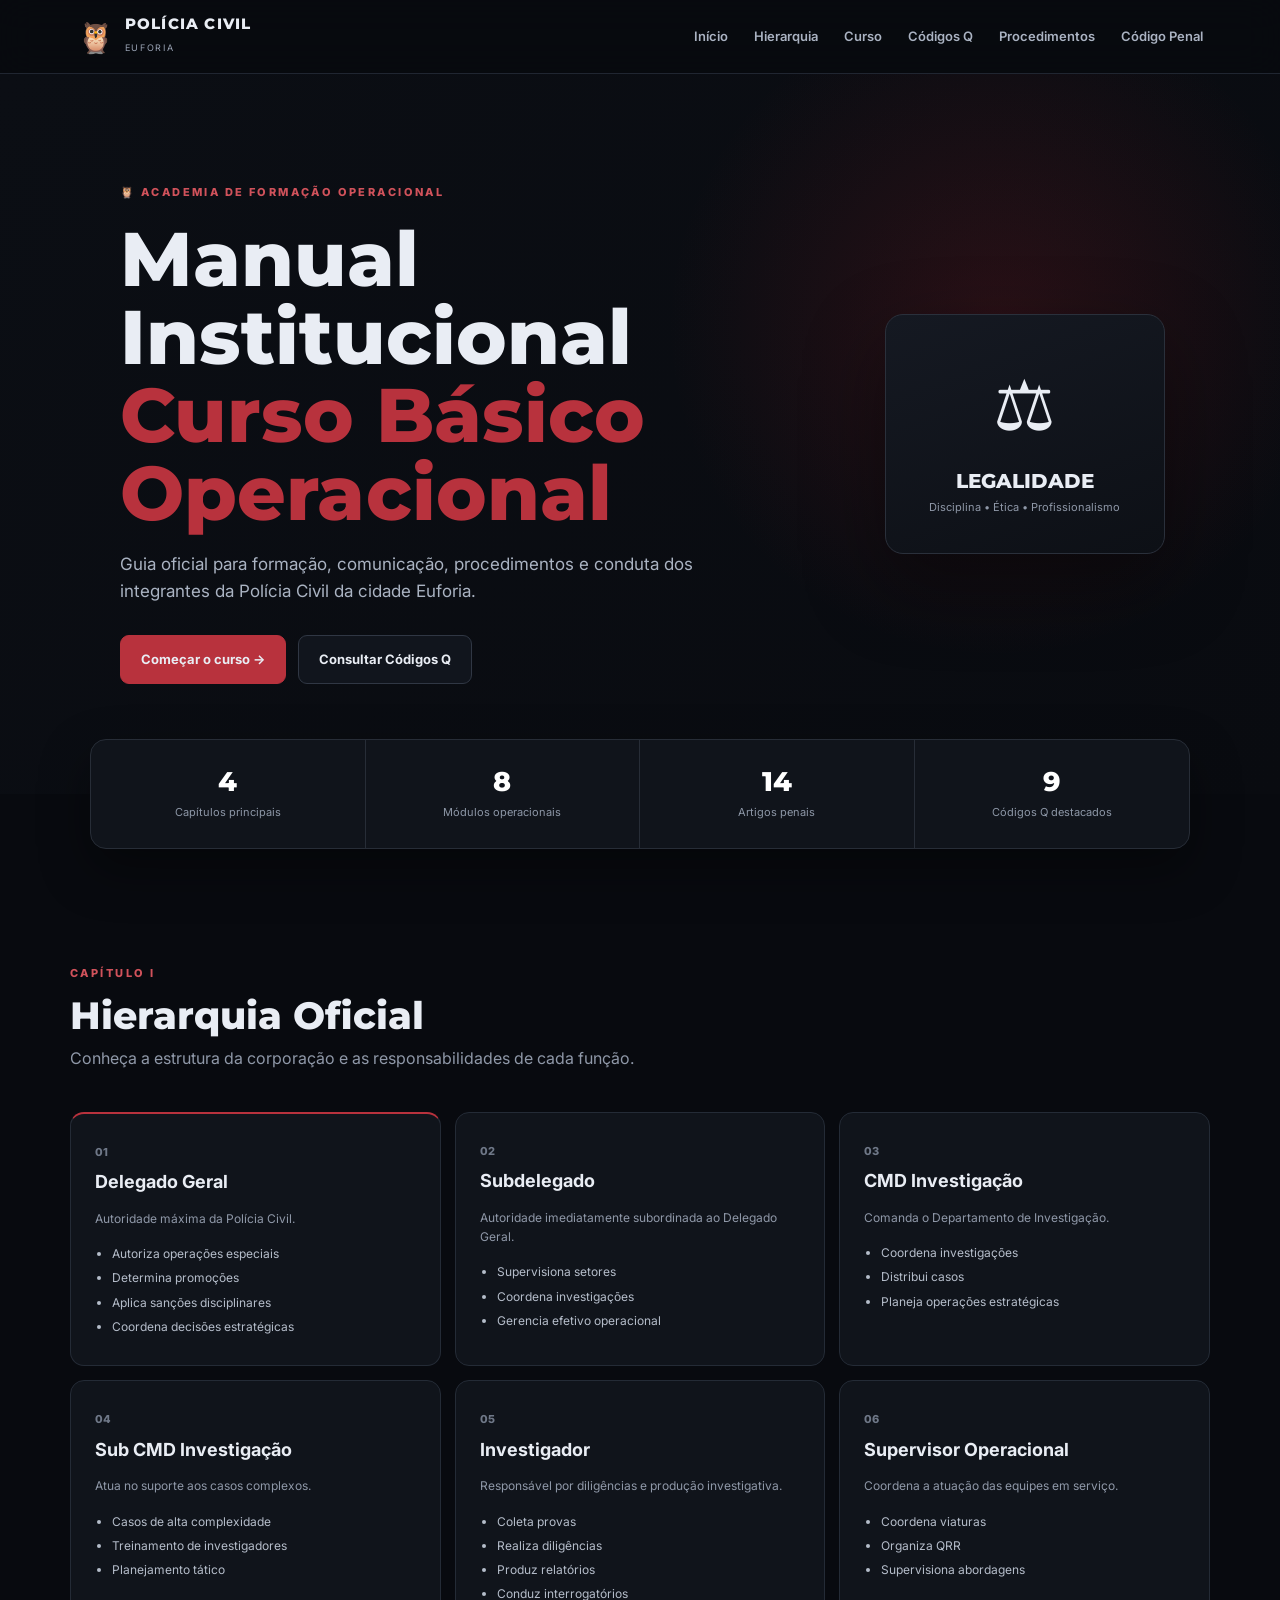
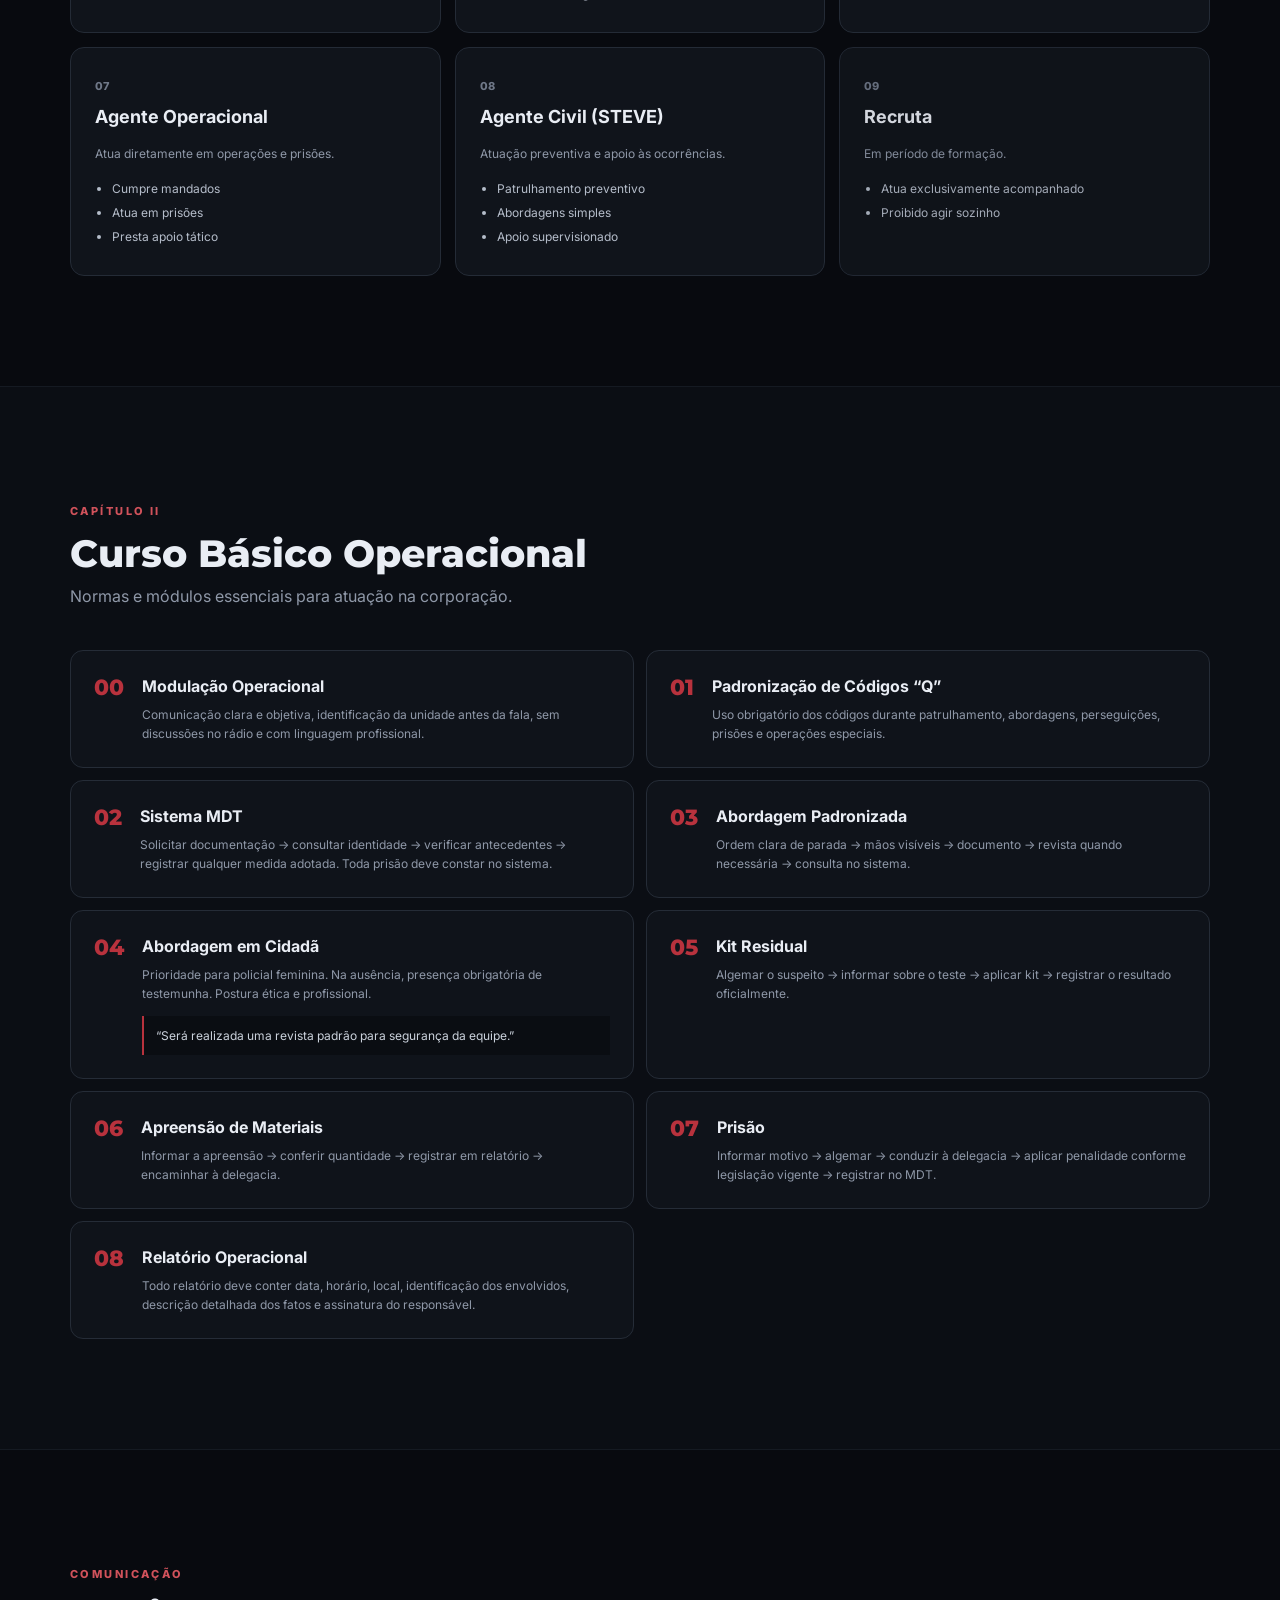
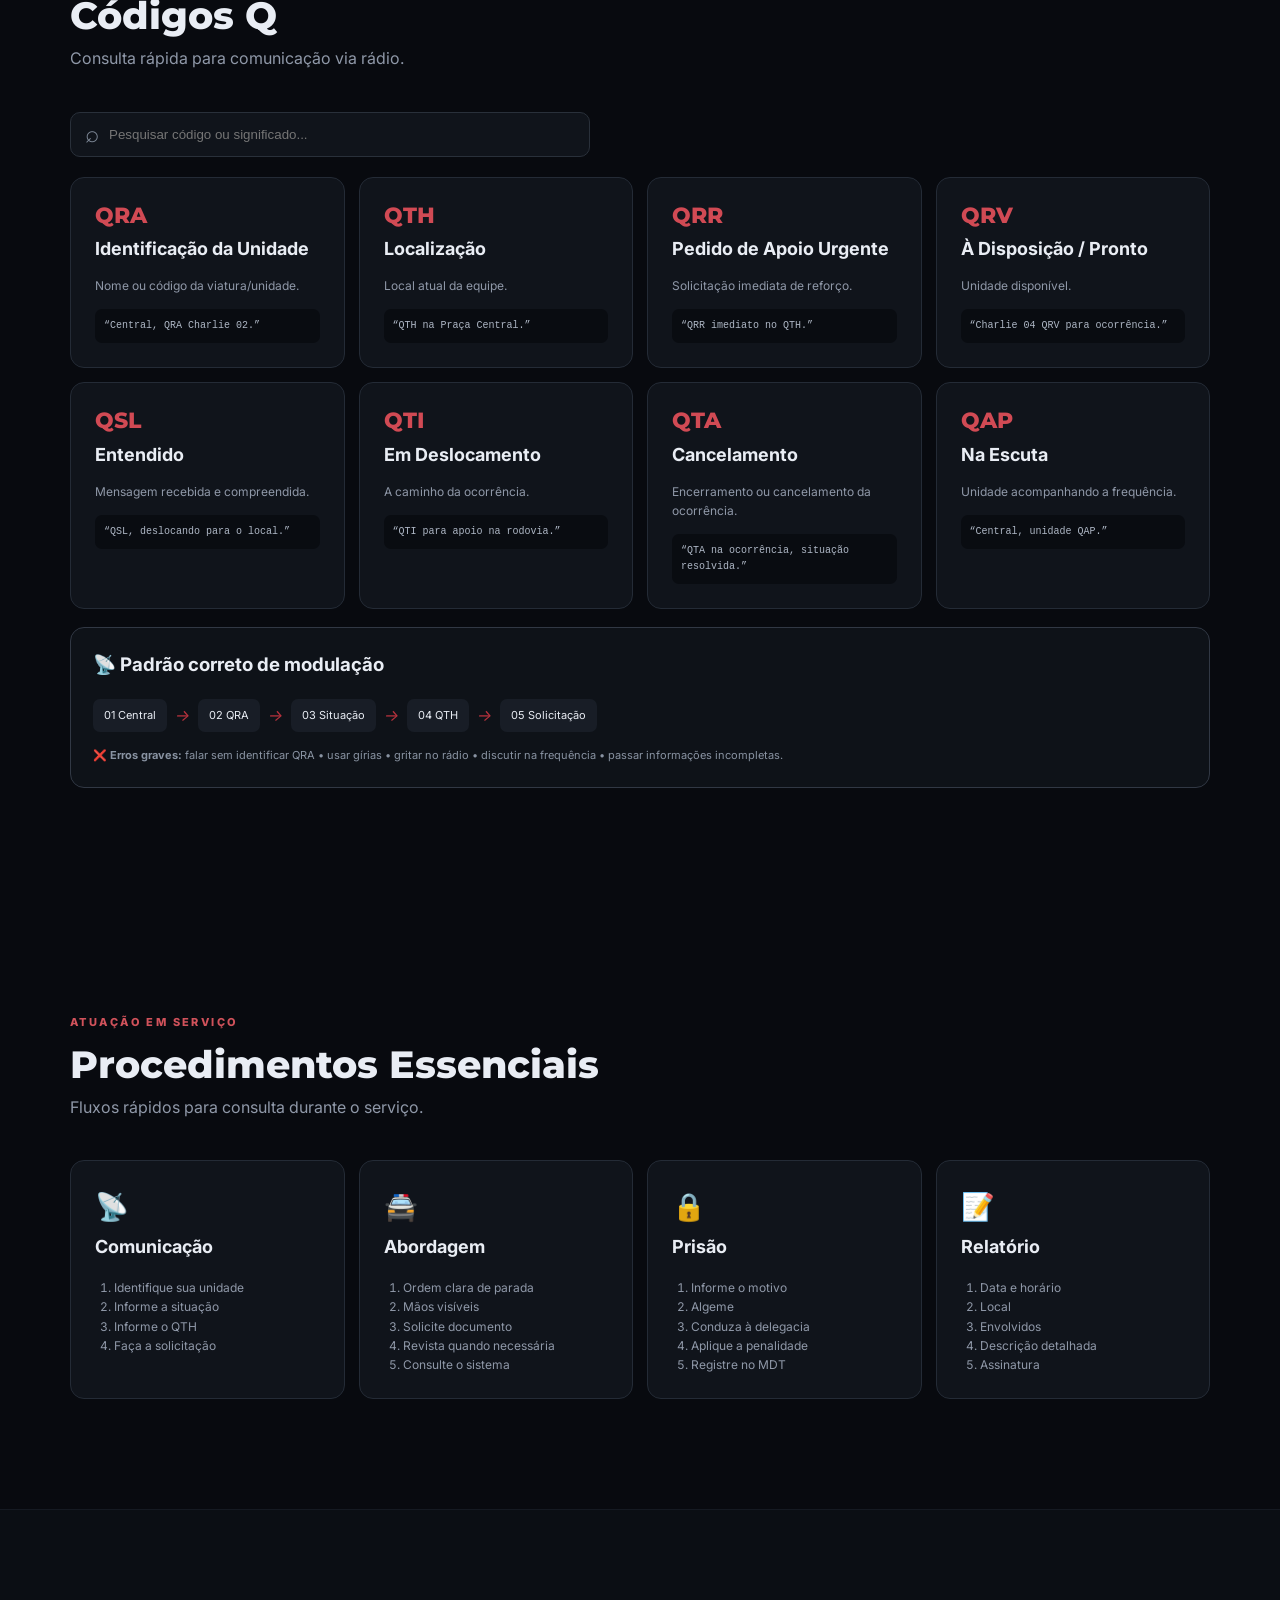
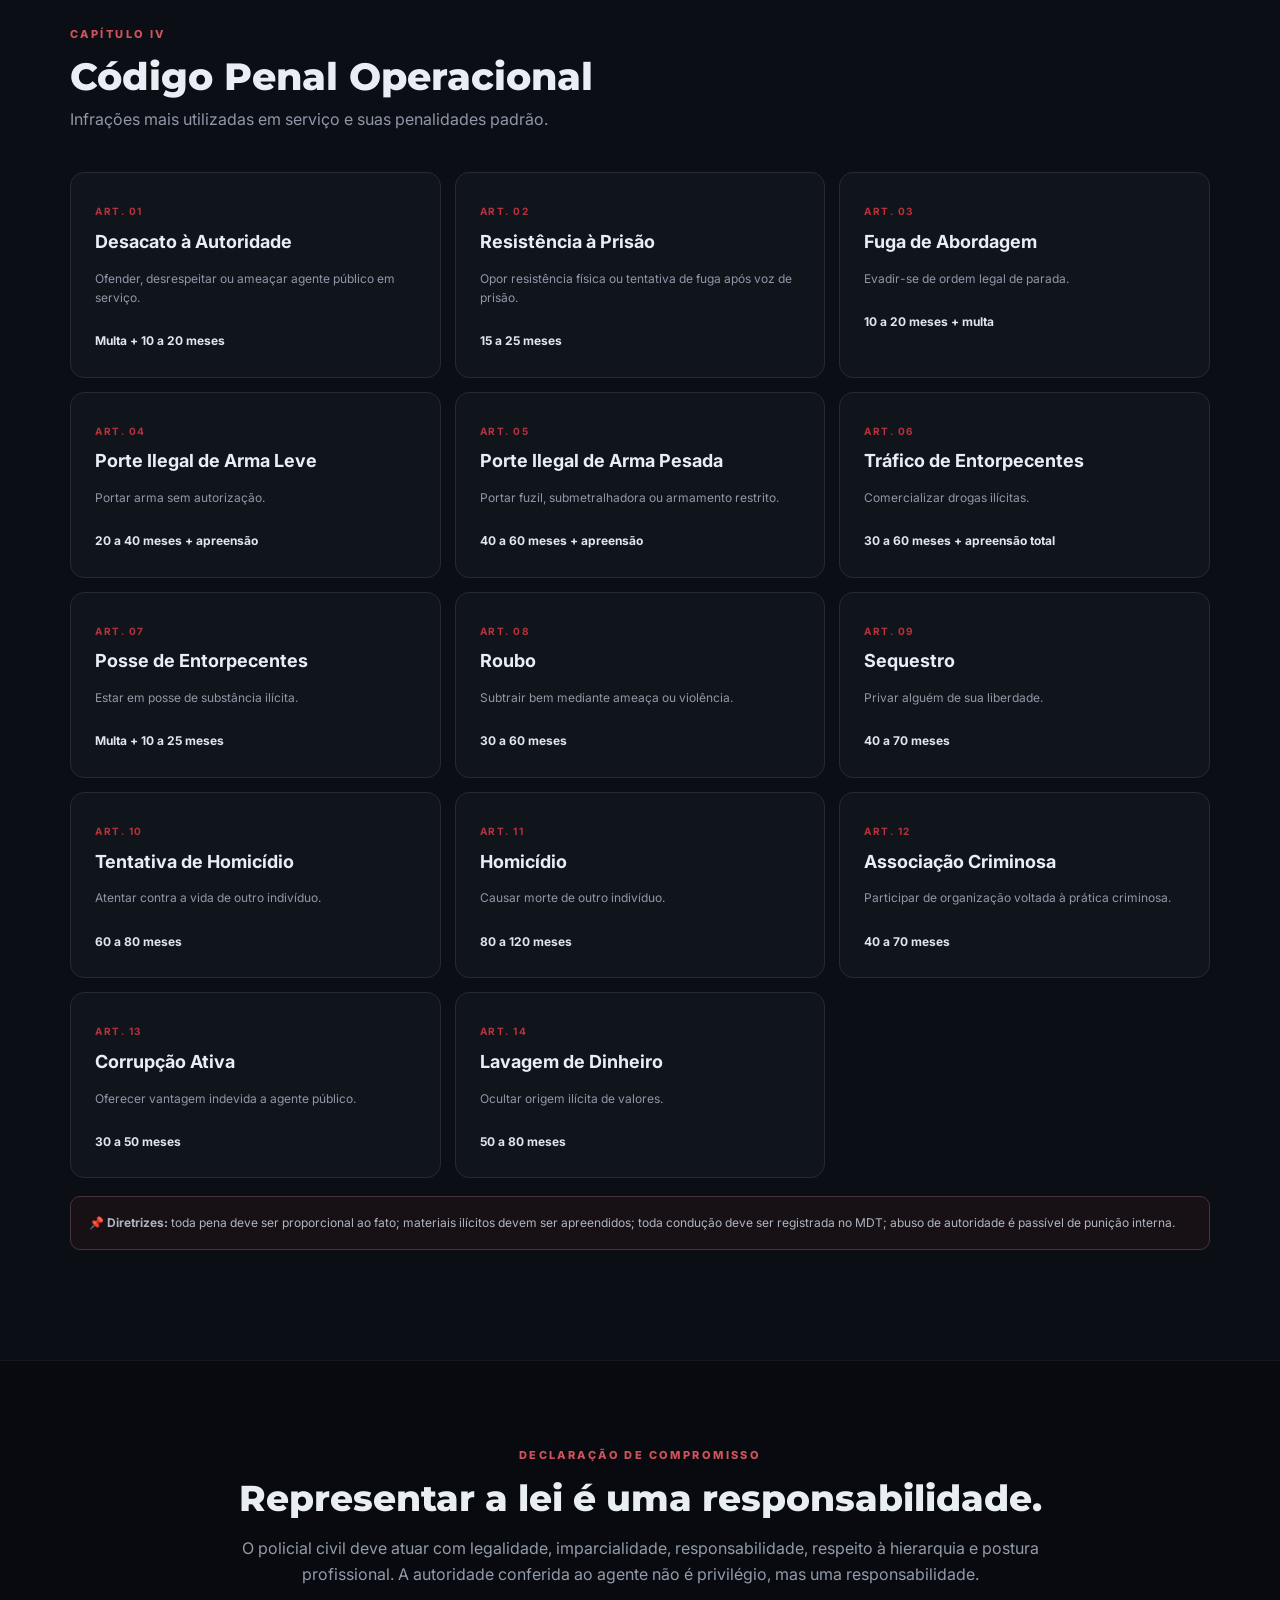
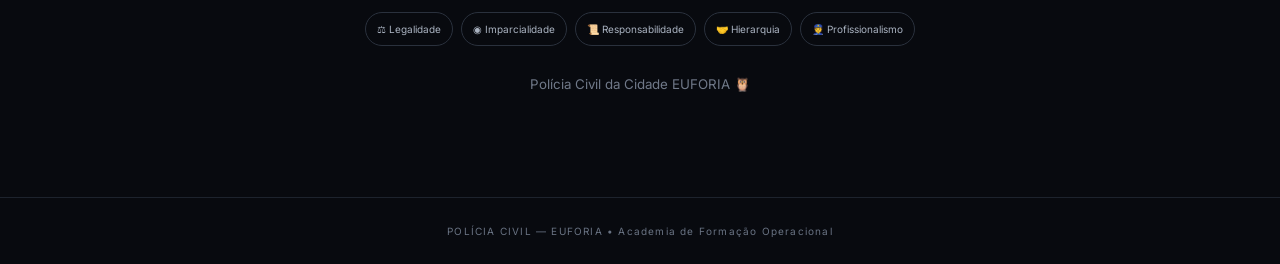
<file: index.html>
<!DOCTYPE html>
<html lang="pt-BR">
<head>
  <meta charset="UTF-8">
  <meta name="viewport" content="width=device-width, initial-scale=1.0">
  <meta name="description" content="Manual Institucional — Curso Básico Operacional da Polícia Civil Euforia.">
  <title>Polícia Civil Euforia — Manual Operacional</title>
  <link rel="preconnect" href="https://fonts.googleapis.com">
  <link rel="preconnect" href="https://fonts.gstatic.com" crossorigin>
  <link href="https://fonts.googleapis.com/css2?family=Inter:wght@400;500;600;700;800&family=Montserrat:wght@700;800&display=swap" rel="stylesheet">
  <link rel="stylesheet" href="style.css">
</head>
<body>
  <header class="topbar">
    <a class="brand" href="#inicio" aria-label="Polícia Civil Euforia">
      <span class="brand-icon">🦉</span>
      <span><strong>POLÍCIA CIVIL</strong><small>EUFORIA</small></span>
    </a>
    <button class="menu-btn" id="menuBtn" aria-label="Abrir menu">☰</button>
    <nav id="nav">
      <a href="#inicio">Início</a>
      <a href="#hierarquia">Hierarquia</a>
      <a href="#curso">Curso</a>
      <a href="#codigos">Códigos Q</a>
      <a href="#procedimentos">Procedimentos</a>
      <a href="#penal">Código Penal</a>
    </nav>
  </header>

  <main>
    <section class="hero" id="inicio">
      <div class="hero-glow"></div>
      <div class="hero-content">
        <div class="eyebrow">🦉 ACADEMIA DE FORMAÇÃO OPERACIONAL</div>
        <h1>Manual Institucional<br><span>Curso Básico Operacional</span></h1>
        <p>Guia oficial para formação, comunicação, procedimentos e conduta dos integrantes da Polícia Civil da cidade Euforia.</p>
        <div class="hero-actions">
          <a class="btn primary" href="#curso">Começar o curso →</a>
          <a class="btn ghost" href="#codigos">Consultar Códigos Q</a>
        </div>
      </div>
      <div class="hero-card">
        <div class="shield">⚖</div>
        <strong>LEGALIDADE</strong>
        <span>Disciplina • Ética • Profissionalismo</span>
      </div>
    </section>

    <section class="stats">
      <div><strong>4</strong><span>Capítulos principais</span></div>
      <div><strong>8</strong><span>Módulos operacionais</span></div>
      <div><strong>14</strong><span>Artigos penais</span></div>
      <div><strong>9</strong><span>Códigos Q destacados</span></div>
    </section>

    <section class="section" id="hierarquia">
      <div class="section-heading">
        <span class="kicker">CAPÍTULO I</span>
        <h2>Hierarquia Oficial</h2>
        <p>Conheça a estrutura da corporação e as responsabilidades de cada função.</p>
      </div>
      <div class="rank-grid">
        <article class="rank-card command"><span>01</span><h3>Delegado Geral</h3><p>Autoridade máxima da Polícia Civil.</p><ul><li>Autoriza operações especiais</li><li>Determina promoções</li><li>Aplica sanções disciplinares</li><li>Coordena decisões estratégicas</li></ul></article>
        <article class="rank-card"><span>02</span><h3>Subdelegado</h3><p>Autoridade imediatamente subordinada ao Delegado Geral.</p><ul><li>Supervisiona setores</li><li>Coordena investigações</li><li>Gerencia efetivo operacional</li></ul></article>
        <article class="rank-card"><span>03</span><h3>CMD Investigação</h3><p>Comanda o Departamento de Investigação.</p><ul><li>Coordena investigações</li><li>Distribui casos</li><li>Planeja operações estratégicas</li></ul></article>
        <article class="rank-card"><span>04</span><h3>Sub CMD Investigação</h3><p>Atua no suporte aos casos complexos.</p><ul><li>Casos de alta complexidade</li><li>Treinamento de investigadores</li><li>Planejamento tático</li></ul></article>
        <article class="rank-card"><span>05</span><h3>Investigador</h3><p>Responsável por diligências e produção investigativa.</p><ul><li>Coleta provas</li><li>Realiza diligências</li><li>Produz relatórios</li><li>Conduz interrogatórios</li></ul></article>
        <article class="rank-card"><span>06</span><h3>Supervisor Operacional</h3><p>Coordena a atuação das equipes em serviço.</p><ul><li>Coordena viaturas</li><li>Organiza QRR</li><li>Supervisiona abordagens</li></ul></article>
        <article class="rank-card"><span>07</span><h3>Agente Operacional</h3><p>Atua diretamente em operações e prisões.</p><ul><li>Cumpre mandados</li><li>Atua em prisões</li><li>Presta apoio tático</li></ul></article>
        <article class="rank-card"><span>08</span><h3>Agente Civil (STEVE)</h3><p>Atuação preventiva e apoio às ocorrências.</p><ul><li>Patrulhamento preventivo</li><li>Abordagens simples</li><li>Apoio supervisionado</li></ul></article>
        <article class="rank-card recruit"><span>09</span><h3>Recruta</h3><p>Em período de formação.</p><ul><li>Atua exclusivamente acompanhado</li><li>Proibido agir sozinho</li></ul></article>
      </div>
    </section>

    <section class="section dark-section" id="curso">
      <div class="section-heading">
        <span class="kicker">CAPÍTULO II</span>
        <h2>Curso Básico Operacional</h2>
        <p>Normas e módulos essenciais para atuação na corporação.</p>
      </div>
      <div class="module-list">
        <article class="module"><b>00</b><div><h3>Modulação Operacional</h3><p>Comunicação clara e objetiva, identificação da unidade antes da fala, sem discussões no rádio e com linguagem profissional.</p></div></article>
        <article class="module"><b>01</b><div><h3>Padronização de Códigos “Q”</h3><p>Uso obrigatório dos códigos durante patrulhamento, abordagens, perseguições, prisões e operações especiais.</p></div></article>
        <article class="module"><b>02</b><div><h3>Sistema MDT</h3><p>Solicitar documentação → consultar identidade → verificar antecedentes → registrar qualquer medida adotada. Toda prisão deve constar no sistema.</p></div></article>
        <article class="module"><b>03</b><div><h3>Abordagem Padronizada</h3><p>Ordem clara de parada → mãos visíveis → documento → revista quando necessária → consulta no sistema.</p></div></article>
        <article class="module"><b>04</b><div><h3>Abordagem em Cidadã</h3><p>Prioridade para policial feminina. Na ausência, presença obrigatória de testemunha. Postura ética e profissional.</p><div class="quote">“Será realizada uma revista padrão para segurança da equipe.”</div></div></article>
        <article class="module"><b>05</b><div><h3>Kit Residual</h3><p>Algemar o suspeito → informar sobre o teste → aplicar kit → registrar o resultado oficialmente.</p></div></article>
        <article class="module"><b>06</b><div><h3>Apreensão de Materiais</h3><p>Informar a apreensão → conferir quantidade → registrar em relatório → encaminhar à delegacia.</p></div></article>
        <article class="module"><b>07</b><div><h3>Prisão</h3><p>Informar motivo → algemar → conduzir à delegacia → aplicar penalidade conforme legislação vigente → registrar no MDT.</p></div></article>
        <article class="module"><b>08</b><div><h3>Relatório Operacional</h3><p>Todo relatório deve conter data, horário, local, identificação dos envolvidos, descrição detalhada dos fatos e assinatura do responsável.</p></div></article>
      </div>
    </section>

    <section class="section" id="codigos">
      <div class="section-heading">
        <span class="kicker">COMUNICAÇÃO</span>
        <h2>Códigos Q</h2>
        <p>Consulta rápida para comunicação via rádio.</p>
      </div>
      <div class="search-wrap"><span>⌕</span><input id="qSearch" type="search" placeholder="Pesquisar código ou significado..."></div>
      <div class="q-grid" id="qGrid">
        <article class="q-card"><strong>QRA</strong><h3>Identificação da Unidade</h3><p>Nome ou código da viatura/unidade.</p><code>“Central, QRA Charlie 02.”</code></article>
        <article class="q-card"><strong>QTH</strong><h3>Localização</h3><p>Local atual da equipe.</p><code>“QTH na Praça Central.”</code></article>
        <article class="q-card"><strong>QRR</strong><h3>Pedido de Apoio Urgente</h3><p>Solicitação imediata de reforço.</p><code>“QRR imediato no QTH.”</code></article>
        <article class="q-card"><strong>QRV</strong><h3>À Disposição / Pronto</h3><p>Unidade disponível.</p><code>“Charlie 04 QRV para ocorrência.”</code></article>
        <article class="q-card"><strong>QSL</strong><h3>Entendido</h3><p>Mensagem recebida e compreendida.</p><code>“QSL, deslocando para o local.”</code></article>
        <article class="q-card"><strong>QTI</strong><h3>Em Deslocamento</h3><p>A caminho da ocorrência.</p><code>“QTI para apoio na rodovia.”</code></article>
        <article class="q-card"><strong>QTA</strong><h3>Cancelamento</h3><p>Encerramento ou cancelamento da ocorrência.</p><code>“QTA na ocorrência, situação resolvida.”</code></article>
        <article class="q-card"><strong>QAP</strong><h3>Na Escuta</h3><p>Unidade acompanhando a frequência.</p><code>“Central, unidade QAP.”</code></article>
      </div>
      <div class="radio-box">
        <h3>📡 Padrão correto de modulação</h3>
        <div class="steps"><span>01 Central</span><i>→</i><span>02 QRA</span><i>→</i><span>03 Situação</span><i>→</i><span>04 QTH</span><i>→</i><span>05 Solicitação</span></div>
        <div class="errors"><b>❌ Erros graves:</b> falar sem identificar QRA • usar gírias • gritar no rádio • discutir na frequência • passar informações incompletas.</div>
      </div>
    </section>

    <section class="section procedure" id="procedimentos">
      <div class="section-heading">
        <span class="kicker">ATUAÇÃO EM SERVIÇO</span>
        <h2>Procedimentos Essenciais</h2>
        <p>Fluxos rápidos para consulta durante o serviço.</p>
      </div>
      <div class="procedure-grid">
        <article><div class="proc-icon">📡</div><h3>Comunicação</h3><ol><li>Identifique sua unidade</li><li>Informe a situação</li><li>Informe o QTH</li><li>Faça a solicitação</li></ol></article>
        <article><div class="proc-icon">🚔</div><h3>Abordagem</h3><ol><li>Ordem clara de parada</li><li>Mãos visíveis</li><li>Solicite documento</li><li>Revista quando necessária</li><li>Consulte o sistema</li></ol></article>
        <article><div class="proc-icon">🔒</div><h3>Prisão</h3><ol><li>Informe o motivo</li><li>Algeme</li><li>Conduza à delegacia</li><li>Aplique a penalidade</li><li>Registre no MDT</li></ol></article>
        <article><div class="proc-icon">📝</div><h3>Relatório</h3><ol><li>Data e horário</li><li>Local</li><li>Envolvidos</li><li>Descrição detalhada</li><li>Assinatura</li></ol></article>
      </div>
    </section>

    <section class="section dark-section" id="penal">
      <div class="section-heading">
        <span class="kicker">CAPÍTULO IV</span>
        <h2>Código Penal Operacional</h2>
        <p>Infrações mais utilizadas em serviço e suas penalidades padrão.</p>
      </div>
      <div class="penal-grid" id="penalGrid">
        <article><b>ART. 01</b><h3>Desacato à Autoridade</h3><p>Ofender, desrespeitar ou ameaçar agente público em serviço.</p><strong>Multa + 10 a 20 meses</strong></article>
        <article><b>ART. 02</b><h3>Resistência à Prisão</h3><p>Opor resistência física ou tentativa de fuga após voz de prisão.</p><strong>15 a 25 meses</strong></article>
        <article><b>ART. 03</b><h3>Fuga de Abordagem</h3><p>Evadir-se de ordem legal de parada.</p><strong>10 a 20 meses + multa</strong></article>
        <article><b>ART. 04</b><h3>Porte Ilegal de Arma Leve</h3><p>Portar arma sem autorização.</p><strong>20 a 40 meses + apreensão</strong></article>
        <article><b>ART. 05</b><h3>Porte Ilegal de Arma Pesada</h3><p>Portar fuzil, submetralhadora ou armamento restrito.</p><strong>40 a 60 meses + apreensão</strong></article>
        <article><b>ART. 06</b><h3>Tráfico de Entorpecentes</h3><p>Comercializar drogas ilícitas.</p><strong>30 a 60 meses + apreensão total</strong></article>
        <article><b>ART. 07</b><h3>Posse de Entorpecentes</h3><p>Estar em posse de substância ilícita.</p><strong>Multa + 10 a 25 meses</strong></article>
        <article><b>ART. 08</b><h3>Roubo</h3><p>Subtrair bem mediante ameaça ou violência.</p><strong>30 a 60 meses</strong></article>
        <article><b>ART. 09</b><h3>Sequestro</h3><p>Privar alguém de sua liberdade.</p><strong>40 a 70 meses</strong></article>
        <article><b>ART. 10</b><h3>Tentativa de Homicídio</h3><p>Atentar contra a vida de outro indivíduo.</p><strong>60 a 80 meses</strong></article>
        <article><b>ART. 11</b><h3>Homicídio</h3><p>Causar morte de outro indivíduo.</p><strong>80 a 120 meses</strong></article>
        <article><b>ART. 12</b><h3>Associação Criminosa</h3><p>Participar de organização voltada à prática criminosa.</p><strong>40 a 70 meses</strong></article>
        <article><b>ART. 13</b><h3>Corrupção Ativa</h3><p>Oferecer vantagem indevida a agente público.</p><strong>30 a 50 meses</strong></article>
        <article><b>ART. 14</b><h3>Lavagem de Dinheiro</h3><p>Ocultar origem ilícita de valores.</p><strong>50 a 80 meses</strong></article>
      </div>
      <div class="notice">📌 <b>Diretrizes:</b> toda pena deve ser proporcional ao fato; materiais ilícitos devem ser apreendidos; toda condução deve ser registrada no MDT; abuso de autoridade é passível de punição interna.</div>
    </section>

    <section class="section final-section">
      <div class="commitment">
        <span class="kicker">DECLARAÇÃO DE COMPROMISSO</span>
        <h2>Representar a lei é uma responsabilidade.</h2>
        <p>O policial civil deve atuar com legalidade, imparcialidade, responsabilidade, respeito à hierarquia e postura profissional. A autoridade conferida ao agente não é privilégio, mas uma responsabilidade.</p>
        <div class="values"><span>⚖ Legalidade</span><span>◉ Imparcialidade</span><span>📜 Responsabilidade</span><span>🤝 Hierarquia</span><span>👮 Profissionalismo</span></div>
        <small>Polícia Civil da Cidade EUFORIA 🦉</small>
      </div>
    </section>
  </main>

  <button class="top-btn" id="topBtn" aria-label="Voltar ao topo">↑</button>
  <footer>POLÍCIA CIVIL — EUFORIA • Academia de Formação Operacional</footer>
  <script src="script.js"></script>
</body>
</html>
</file>
<file: style.css>
*{box-sizing:border-box}html{scroll-behavior:smooth}body{margin:0;background:#080a0f;color:#e9edf4;font-family:Inter,Arial,sans-serif;line-height:1.6}a{color:inherit;text-decoration:none}.topbar{position:sticky;top:0;z-index:20;height:74px;padding:0 6%;display:flex;align-items:center;justify-content:space-between;background:rgba(8,10,15,.9);backdrop-filter:blur(18px);border-bottom:1px solid #202631}.brand{display:flex;align-items:center;gap:11px}.brand-icon{font-size:30px}.brand strong{display:block;font:800 15px Montserrat,sans-serif;letter-spacing:.08em}.brand small{color:#9aa4b5;letter-spacing:.18em;font-size:9px}nav{display:flex;gap:26px;color:#aab3c2;font-size:13px;font-weight:600}nav a:hover{color:#fff}.menu-btn{display:none;background:none;border:0;color:#fff;font-size:25px}.hero{position:relative;overflow:hidden;min-height:650px;padding:110px 9%;display:flex;align-items:center;justify-content:space-between;background:radial-gradient(circle at 78% 35%,rgba(185,35,43,.18),transparent 30%),linear-gradient(135deg,#0b0e14,#090b10)}.hero:after{content:"";position:absolute;inset:auto -10% -70%;height:400px;background:rgba(170,30,40,.08);transform:rotate(-8deg)}.hero-content{max-width:760px;position:relative;z-index:2}.eyebrow,.kicker{font-size:11px;font-weight:800;letter-spacing:.22em;color:#d0525b}.hero h1{font:800 clamp(40px,6vw,76px)/1.03 Montserrat,sans-serif;margin:18px 0}.hero h1 span{color:#b8323d}.hero p{max-width:650px;color:#aab3c2;font-size:17px}.hero-actions{display:flex;gap:12px;margin-top:30px;flex-wrap:wrap}.btn{padding:13px 20px;border-radius:9px;font-weight:700;font-size:13px;border:1px solid #303744}.primary{background:#b8323d;border-color:#b8323d}.ghost{background:#11151d}.hero-card{z-index:2;width:280px;padding:34px;text-align:center;border:1px solid #2a303b;border-radius:18px;background:linear-gradient(160deg,#151922,#0d1016);box-shadow:0 30px 80px rgba(0,0,0,.4)}.shield{font-size:70px;margin-bottom:8px}.hero-card strong{display:block;font:800 20px Montserrat}.hero-card span{color:#8f98a8;font-size:11px}.stats{display:grid;grid-template-columns:repeat(4,1fr);max-width:1100px;margin:-55px auto 0;position:relative;z-index:4;border:1px solid #272d37;background:#10141b;border-radius:16px;box-shadow:0 20px 50px #0006}.stats div{text-align:center;padding:25px;border-right:1px solid #272d37}.stats div:last-child{border:0}.stats strong{display:block;font:800 27px Montserrat;color:#fff}.stats span{font-size:11px;color:#8d97a7}.section{max-width:1200px;margin:auto;padding:110px 30px}.dark-section{max-width:none;padding-left:max(30px,calc((100% - 1140px)/2));padding-right:max(30px,calc((100% - 1140px)/2));background:#0b0e14;border-top:1px solid #151a22;border-bottom:1px solid #151a22}.section-heading{margin-bottom:40px}.section-heading h2{font:800 38px Montserrat;margin:7px 0}.section-heading p{color:#8f98a8;margin:0}.rank-grid,.q-grid,.procedure-grid,.penal-grid{display:grid;gap:14px}.rank-grid{grid-template-columns:repeat(3,1fr)}.rank-card,.q-card,.procedure-grid article,.penal-grid article{background:#10141b;border:1px solid #242b36;border-radius:14px;padding:24px;transition:.25s}.rank-card:hover,.q-card:hover,.procedure-grid article:hover,.penal-grid article:hover{transform:translateY(-4px);border-color:#4a5362}.rank-card span{color:#6f7888;font-size:11px;font-weight:800}.rank-card h3,.q-card h3,.procedure-grid h3,.penal-grid h3{margin:5px 0 7px;font-size:18px}.rank-card p,.q-card p,.procedure-grid li,.penal-grid p{font-size:12px;color:#8f98a8}.rank-card ul{padding-left:17px;margin-bottom:0}.rank-card li{font-size:12px;color:#b5bdca;margin:5px 0}.command{border-top:2px solid #b8323d}.recruit{opacity:.9}.module-list{display:grid;grid-template-columns:1fr 1fr;gap:12px}.module{display:flex;gap:18px;padding:23px;border:1px solid #252c37;border-radius:13px;background:#0f131a}.module b{font:800 22px Montserrat;color:#b8323d}.module h3{margin:0;font-size:16px}.module p{margin:6px 0 0;color:#8f98a8;font-size:12px}.quote{margin-top:12px;padding:10px 12px;border-left:2px solid #b8323d;color:#cbd2dc;font-size:12px;background:#0a0d12}.search-wrap{max-width:520px;display:flex;gap:10px;align-items:center;border:1px solid #29303a;background:#10141b;padding:0 14px;border-radius:10px;margin-bottom:20px}.search-wrap span{font-size:24px;color:#7d8796}.search-wrap input{width:100%;padding:14px 0;background:none;border:0;outline:0;color:#fff}.q-grid{grid-template-columns:repeat(4,1fr)}.q-card strong{font:800 22px Montserrat;color:#d14a54}.q-card code{display:block;margin-top:14px;padding:9px;background:#090c11;border-radius:7px;color:#aeb7c5;font-size:10px}.radio-box{margin-top:18px;padding:22px;border:1px solid #313844;border-radius:14px;background:#0e1218}.radio-box h3{margin-top:0}.steps{display:flex;gap:8px;flex-wrap:wrap;align-items:center}.steps span{padding:8px 11px;border-radius:7px;background:#181d26;font-size:11px}.steps i{color:#b8323d}.errors{margin-top:15px;font-size:11px;color:#8993a2}.procedure{background:#080a0f}.procedure-grid{grid-template-columns:repeat(4,1fr)}.proc-icon{font-size:27px}.procedure-grid ol{padding-left:19px;margin-bottom:0}.penal-grid{grid-template-columns:repeat(3,1fr)}.penal-grid article{background:#10141b}.penal-grid b{font-size:10px;letter-spacing:.15em;color:#b8323d}.penal-grid strong{display:inline-block;margin-top:12px;font-size:12px;color:#e1e5ec}.notice{margin-top:18px;padding:16px 18px;border:1px solid #45333a;background:#171116;border-radius:10px;color:#aeb5c1;font-size:12px}.final-section{padding-top:80px;padding-bottom:100px}.commitment{max-width:850px;text-align:center;margin:auto}.commitment h2{font:800 36px Montserrat;margin:10px 0}.commitment p{color:#929baa}.values{display:flex;justify-content:center;gap:8px;flex-wrap:wrap;margin:25px 0}.values span{padding:8px 11px;border:1px solid #2a313d;border-radius:20px;font-size:10px;color:#aab3c1}.commitment small{color:#707989}footer{text-align:center;border-top:1px solid #1d232d;padding:25px;color:#697383;font-size:10px;letter-spacing:.12em}.top-btn{position:fixed;right:22px;bottom:22px;display:none;border:1px solid #3a424f;background:#b8323d;color:white;width:42px;height:42px;border-radius:10px;font-size:20px;z-index:10}@media(max-width:900px){nav{display:none;position:absolute;top:74px;left:0;right:0;background:#0b0e14;padding:20px 6%;flex-direction:column;border-bottom:1px solid #252b35}.menu-btn{display:block}.hero{padding:80px 7%;min-height:600px}.hero-card{display:none}.stats{margin:0 18px;grid-template-columns:repeat(2,1fr)}.stats div:nth-child(2){border-right:0}.rank-grid,.q-grid,.penal-grid{grid-template-columns:repeat(2,1fr)}.procedure-grid{grid-template-columns:repeat(2,1fr)}.module-list{grid-template-columns:1fr}}@media(max-width:560px){.hero h1{font-size:42px}.section{padding:75px 20px}.rank-grid,.q-grid,.procedure-grid,.penal-grid{grid-template-columns:1fr}.stats{grid-template-columns:1fr 1fr}.stats div{padding:18px 8px}.section-heading h2{font-size:30px}.steps i{display:none}.topbar{padding:0 20px}}
</file>
